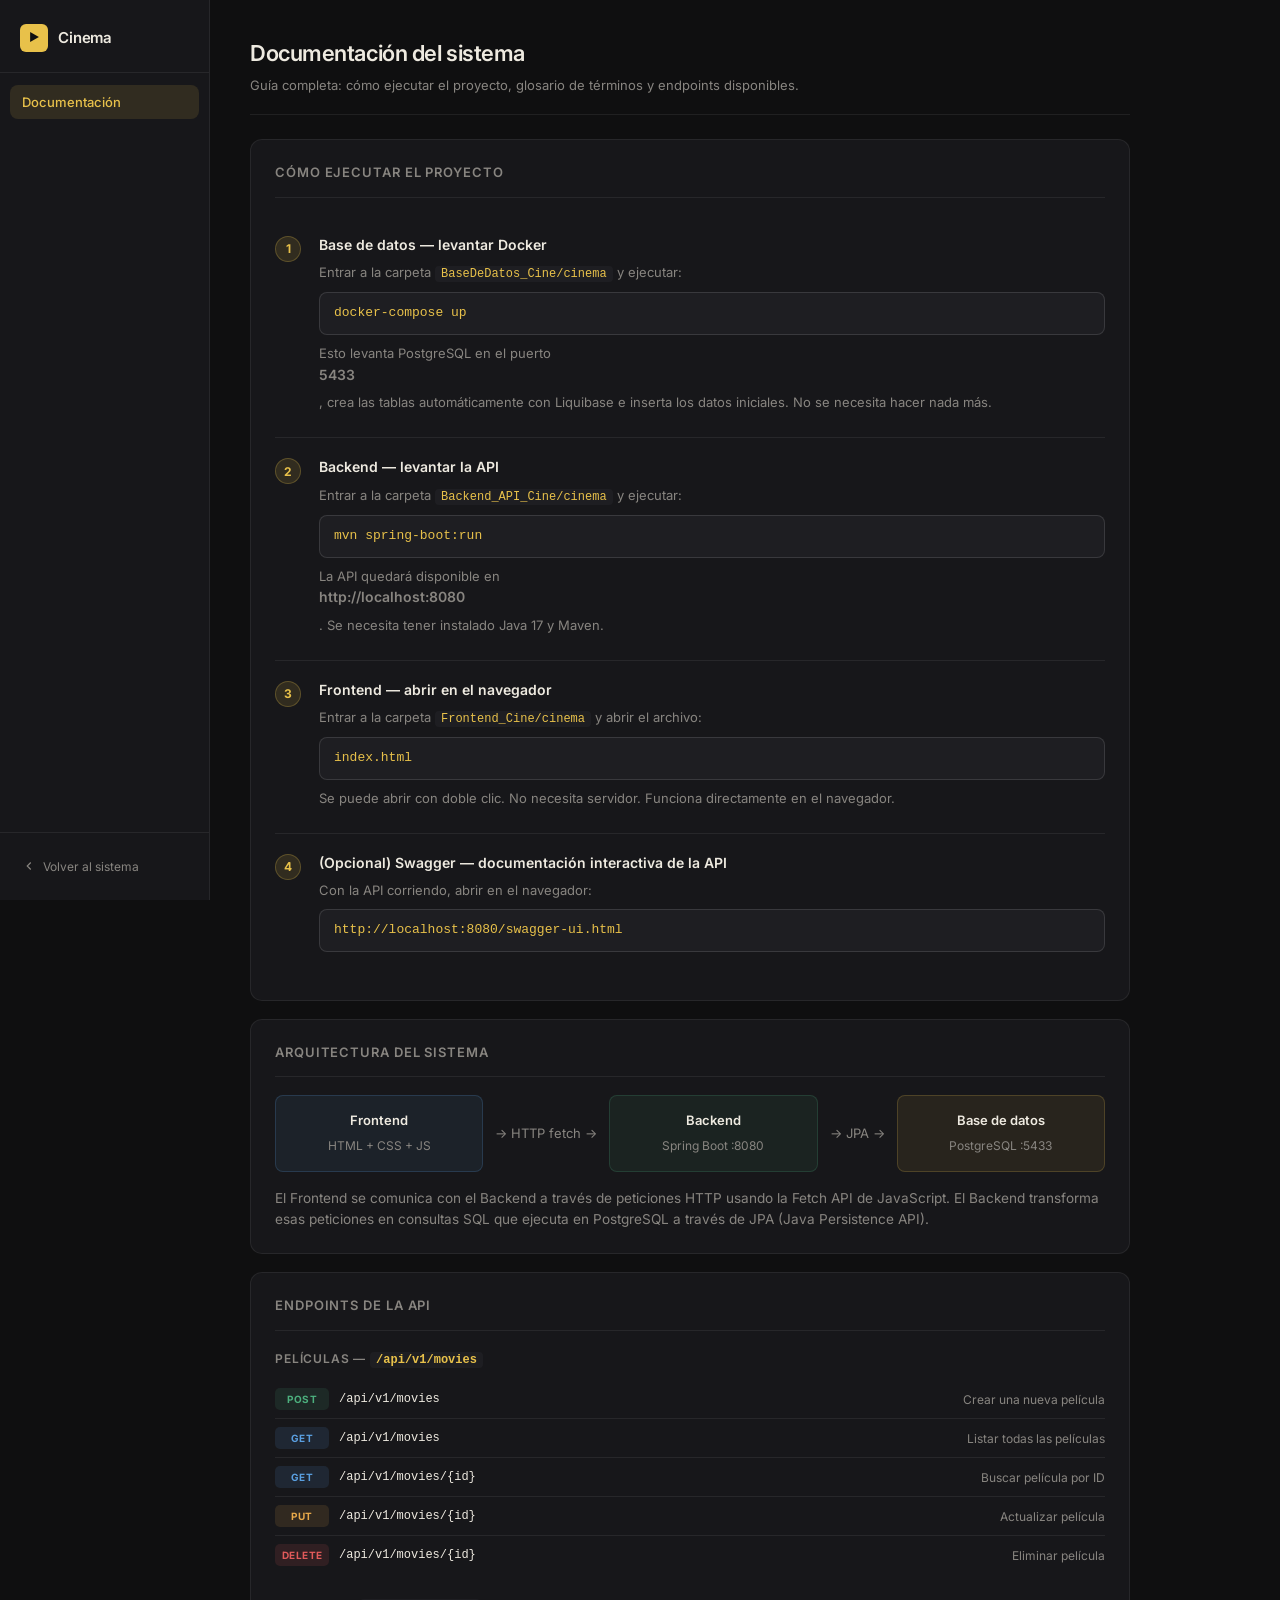
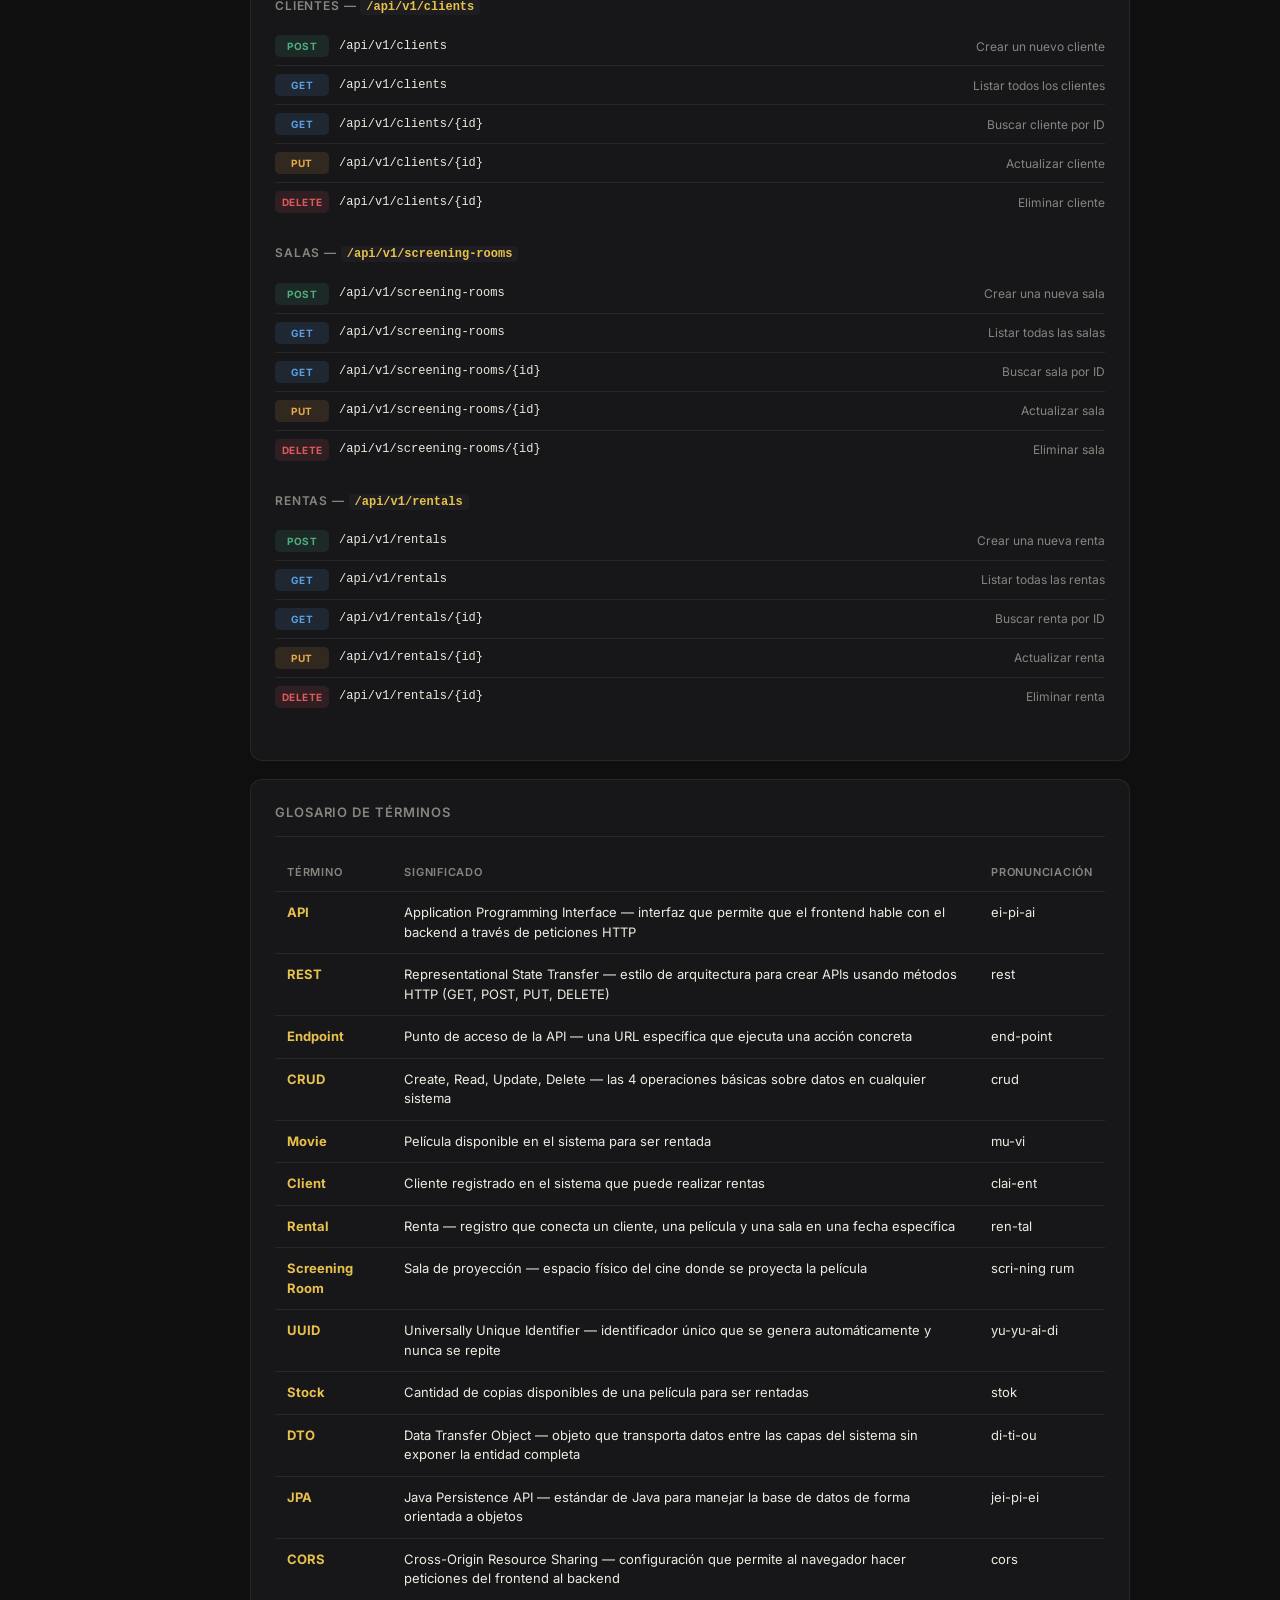
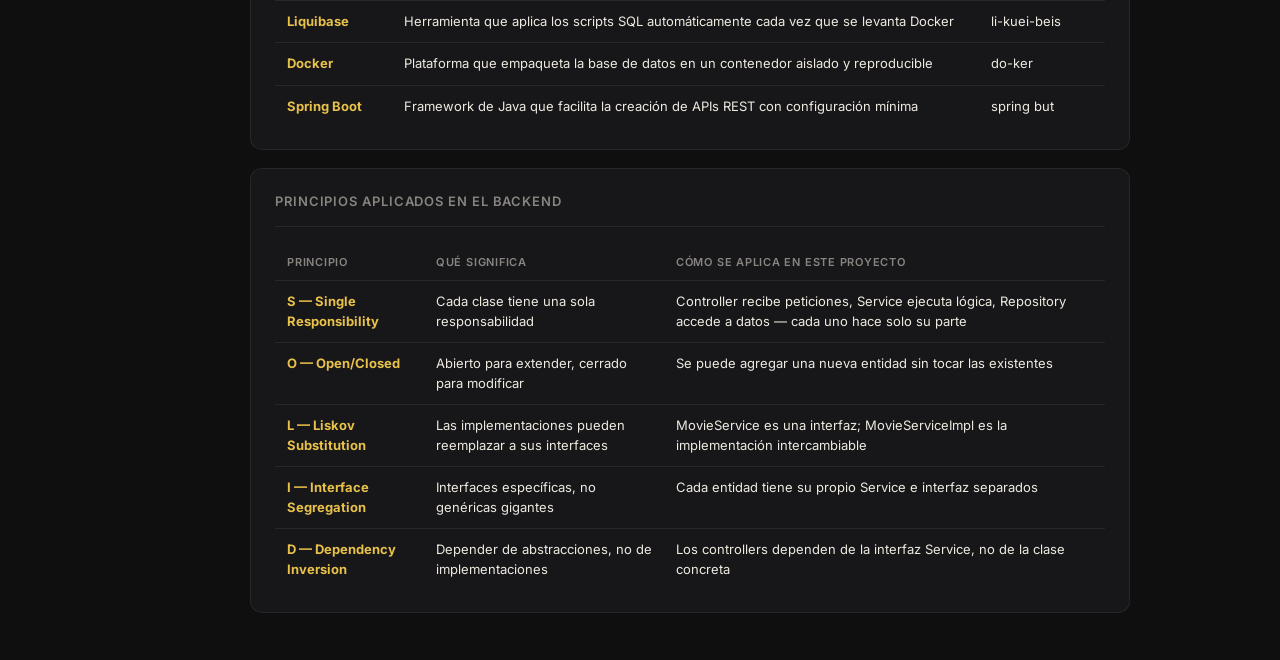
<file: cinema/docs.html>
<!DOCTYPE html>
<html lang="es">
<head>
  <meta charset="UTF-8" />
  <meta name="viewport" content="width=device-width, initial-scale=1.0" />
  <title>Cinema App — Documentación</title>
  <link rel="preconnect" href="https://fonts.googleapis.com" />
  <link rel="stylesheet" href="https://fonts.googleapis.com/css2?family=Inter:wght@400;500;600&display=swap" />
  <link rel="stylesheet" href="css/styles.css" />
</head>
<body>

  <div class="shell">
    <aside class="sidebar">
      <div class="brand">
        <span class="brand-icon">▶</span>
        <span class="brand-name">Cinema</span>
      </div>
      <nav>
        <button class="nav-btn active">Documentación</button>
      </nav>
      <div class="sidebar-footer">
        <a href="index.html" class="docs-link">
          <svg width="14" height="14" viewBox="0 0 24 24" fill="none" stroke="currentColor" stroke-width="2"><polyline points="15 18 9 12 15 6"/></svg>
          Volver al sistema
        </a>
      </div>
    </aside>

    <main class="content">
      <div class="page-header">
        <h1>Documentación del sistema</h1>
        <p>Guía completa: cómo ejecutar el proyecto, glosario de términos y endpoints disponibles.</p>
      </div>

      <!-- CÓMO EJECUTAR -->
      <div class="card">
        <div class="card-head"><h2>Cómo ejecutar el proyecto</h2></div>

        <div class="steps">
          <div class="step">
            <div class="step-n">1</div>
            <div class="step-body">
              <strong>Base de datos — levantar Docker</strong>
              <p>Entrar a la carpeta <code>BaseDeDatos_Cine/cinema</code> y ejecutar:</p>
              <pre>docker-compose up</pre>
              <p>Esto levanta PostgreSQL en el puerto <strong>5433</strong>, crea las tablas automáticamente con Liquibase e inserta los datos iniciales. No se necesita hacer nada más.</p>
            </div>
          </div>
          <div class="step">
            <div class="step-n">2</div>
            <div class="step-body">
              <strong>Backend — levantar la API</strong>
              <p>Entrar a la carpeta <code>Backend_API_Cine/cinema</code> y ejecutar:</p>
              <pre>mvn spring-boot:run</pre>
              <p>La API quedará disponible en <strong>http://localhost:8080</strong>. Se necesita tener instalado Java 17 y Maven.</p>
            </div>
          </div>
          <div class="step">
            <div class="step-n">3</div>
            <div class="step-body">
              <strong>Frontend — abrir en el navegador</strong>
              <p>Entrar a la carpeta <code>Frontend_Cine/cinema</code> y abrir el archivo:</p>
              <pre>index.html</pre>
              <p>Se puede abrir con doble clic. No necesita servidor. Funciona directamente en el navegador.</p>
            </div>
          </div>
          <div class="step">
            <div class="step-n">4</div>
            <div class="step-body">
              <strong>(Opcional) Swagger — documentación interactiva de la API</strong>
              <p>Con la API corriendo, abrir en el navegador:</p>
              <pre>http://localhost:8080/swagger-ui.html</pre>
            </div>
          </div>
        </div>
      </div>

      <!-- ARQUITECTURA -->
      <div class="card">
        <div class="card-head"><h2>Arquitectura del sistema</h2></div>
        <div class="arch">
          <div class="arch-box fe"><strong>Frontend</strong><span>HTML + CSS + JS</span></div>
          <div class="arch-arrow">→ HTTP fetch →</div>
          <div class="arch-box be"><strong>Backend</strong><span>Spring Boot :8080</span></div>
          <div class="arch-arrow">→ JPA →</div>
          <div class="arch-box db"><strong>Base de datos</strong><span>PostgreSQL :5433</span></div>
        </div>
        <p style="margin-top:16px;font-size:0.85rem;color:var(--muted)">
          El Frontend se comunica con el Backend a través de peticiones HTTP usando la Fetch API de JavaScript.
          El Backend transforma esas peticiones en consultas SQL que ejecuta en PostgreSQL a través de JPA (Java Persistence API).
        </p>
      </div>

      <!-- ENDPOINTS -->
      <div class="card">
        <div class="card-head"><h2>Endpoints de la API</h2></div>

        <div class="ep-group">
          <h3>Películas — <code>/api/v1/movies</code></h3>
          <div class="ep-row"><span class="method post">POST</span><code>/api/v1/movies</code><span>Crear una nueva película</span></div>
          <div class="ep-row"><span class="method get">GET</span><code>/api/v1/movies</code><span>Listar todas las películas</span></div>
          <div class="ep-row"><span class="method get">GET</span><code>/api/v1/movies/{id}</code><span>Buscar película por ID</span></div>
          <div class="ep-row"><span class="method put">PUT</span><code>/api/v1/movies/{id}</code><span>Actualizar película</span></div>
          <div class="ep-row"><span class="method del">DELETE</span><code>/api/v1/movies/{id}</code><span>Eliminar película</span></div>
        </div>

        <div class="ep-group">
          <h3>Clientes — <code>/api/v1/clients</code></h3>
          <div class="ep-row"><span class="method post">POST</span><code>/api/v1/clients</code><span>Crear un nuevo cliente</span></div>
          <div class="ep-row"><span class="method get">GET</span><code>/api/v1/clients</code><span>Listar todos los clientes</span></div>
          <div class="ep-row"><span class="method get">GET</span><code>/api/v1/clients/{id}</code><span>Buscar cliente por ID</span></div>
          <div class="ep-row"><span class="method put">PUT</span><code>/api/v1/clients/{id}</code><span>Actualizar cliente</span></div>
          <div class="ep-row"><span class="method del">DELETE</span><code>/api/v1/clients/{id}</code><span>Eliminar cliente</span></div>
        </div>

        <div class="ep-group">
          <h3>Salas — <code>/api/v1/screening-rooms</code></h3>
          <div class="ep-row"><span class="method post">POST</span><code>/api/v1/screening-rooms</code><span>Crear una nueva sala</span></div>
          <div class="ep-row"><span class="method get">GET</span><code>/api/v1/screening-rooms</code><span>Listar todas las salas</span></div>
          <div class="ep-row"><span class="method get">GET</span><code>/api/v1/screening-rooms/{id}</code><span>Buscar sala por ID</span></div>
          <div class="ep-row"><span class="method put">PUT</span><code>/api/v1/screening-rooms/{id}</code><span>Actualizar sala</span></div>
          <div class="ep-row"><span class="method del">DELETE</span><code>/api/v1/screening-rooms/{id}</code><span>Eliminar sala</span></div>
        </div>

        <div class="ep-group">
          <h3>Rentas — <code>/api/v1/rentals</code></h3>
          <div class="ep-row"><span class="method post">POST</span><code>/api/v1/rentals</code><span>Crear una nueva renta</span></div>
          <div class="ep-row"><span class="method get">GET</span><code>/api/v1/rentals</code><span>Listar todas las rentas</span></div>
          <div class="ep-row"><span class="method get">GET</span><code>/api/v1/rentals/{id}</code><span>Buscar renta por ID</span></div>
          <div class="ep-row"><span class="method put">PUT</span><code>/api/v1/rentals/{id}</code><span>Actualizar renta</span></div>
          <div class="ep-row"><span class="method del">DELETE</span><code>/api/v1/rentals/{id}</code><span>Eliminar renta</span></div>
        </div>
      </div>

      <!-- GLOSARIO -->
      <div class="card">
        <div class="card-head"><h2>Glosario de términos</h2></div>
        <table class="glossary">
          <thead>
            <tr><th>Término</th><th>Significado</th><th>Pronunciación</th></tr>
          </thead>
          <tbody>
            <tr><td><strong>API</strong></td><td>Application Programming Interface — interfaz que permite que el frontend hable con el backend a través de peticiones HTTP</td><td>ei-pi-ai</td></tr>
            <tr><td><strong>REST</strong></td><td>Representational State Transfer — estilo de arquitectura para crear APIs usando métodos HTTP (GET, POST, PUT, DELETE)</td><td>rest</td></tr>
            <tr><td><strong>Endpoint</strong></td><td>Punto de acceso de la API — una URL específica que ejecuta una acción concreta</td><td>end-point</td></tr>
            <tr><td><strong>CRUD</strong></td><td>Create, Read, Update, Delete — las 4 operaciones básicas sobre datos en cualquier sistema</td><td>crud</td></tr>
            <tr><td><strong>Movie</strong></td><td>Película disponible en el sistema para ser rentada</td><td>mu-vi</td></tr>
            <tr><td><strong>Client</strong></td><td>Cliente registrado en el sistema que puede realizar rentas</td><td>clai-ent</td></tr>
            <tr><td><strong>Rental</strong></td><td>Renta — registro que conecta un cliente, una película y una sala en una fecha específica</td><td>ren-tal</td></tr>
            <tr><td><strong>Screening Room</strong></td><td>Sala de proyección — espacio físico del cine donde se proyecta la película</td><td>scri-ning rum</td></tr>
            <tr><td><strong>UUID</strong></td><td>Universally Unique Identifier — identificador único que se genera automáticamente y nunca se repite</td><td>yu-yu-ai-di</td></tr>
            <tr><td><strong>Stock</strong></td><td>Cantidad de copias disponibles de una película para ser rentadas</td><td>stok</td></tr>
            <tr><td><strong>DTO</strong></td><td>Data Transfer Object — objeto que transporta datos entre las capas del sistema sin exponer la entidad completa</td><td>di-ti-ou</td></tr>
            <tr><td><strong>JPA</strong></td><td>Java Persistence API — estándar de Java para manejar la base de datos de forma orientada a objetos</td><td>jei-pi-ei</td></tr>
            <tr><td><strong>CORS</strong></td><td>Cross-Origin Resource Sharing — configuración que permite al navegador hacer peticiones del frontend al backend</td><td>cors</td></tr>
            <tr><td><strong>Liquibase</strong></td><td>Herramienta que aplica los scripts SQL automáticamente cada vez que se levanta Docker</td><td>li-kuei-beis</td></tr>
            <tr><td><strong>Docker</strong></td><td>Plataforma que empaqueta la base de datos en un contenedor aislado y reproducible</td><td>do-ker</td></tr>
            <tr><td><strong>Spring Boot</strong></td><td>Framework de Java que facilita la creación de APIs REST con configuración mínima</td><td>spring but</td></tr>
          </tbody>
        </table>
      </div>

      <!-- SOLID -->
      <div class="card">
        <div class="card-head"><h2>Principios aplicados en el backend</h2></div>
        <table class="glossary">
          <thead>
            <tr><th>Principio</th><th>Qué significa</th><th>Cómo se aplica en este proyecto</th></tr>
          </thead>
          <tbody>
            <tr><td><strong>S — Single Responsibility</strong></td><td>Cada clase tiene una sola responsabilidad</td><td>Controller recibe peticiones, Service ejecuta lógica, Repository accede a datos — cada uno hace solo su parte</td></tr>
            <tr><td><strong>O — Open/Closed</strong></td><td>Abierto para extender, cerrado para modificar</td><td>Se puede agregar una nueva entidad sin tocar las existentes</td></tr>
            <tr><td><strong>L — Liskov Substitution</strong></td><td>Las implementaciones pueden reemplazar a sus interfaces</td><td>MovieService es una interfaz; MovieServiceImpl es la implementación intercambiable</td></tr>
            <tr><td><strong>I — Interface Segregation</strong></td><td>Interfaces específicas, no genéricas gigantes</td><td>Cada entidad tiene su propio Service e interfaz separados</td></tr>
            <tr><td><strong>D — Dependency Inversion</strong></td><td>Depender de abstracciones, no de implementaciones</td><td>Los controllers dependen de la interfaz Service, no de la clase concreta</td></tr>
          </tbody>
        </table>
      </div>

    </main>
  </div>

</body>
</html>
</file>
<file: cinema/css/styles.css>
/* ── VARIABLES ── */
:root {
  --bg:       #0f0f10;
  --surface:  #17171a;
  --surface2: #1e1e22;
  --border:   rgba(255,255,255,0.07);
  --border2:  rgba(255,255,255,0.12);
  --accent:   #e8c14a;
  --text:     #eeeae0;
  --muted:    #888580;
  --ok:       #4caf7d;
  --err:      #e05a5a;
  --warn:     #e8a94a;
  --info:     #5a9fe0;
  --r:        8px;
  --r2:       12px;
  --font:     'Inter', system-ui, sans-serif;
}

*, *::before, *::after { margin:0; padding:0; box-sizing:border-box; }

body {
  font-family: var(--font);
  background: var(--bg);
  color: var(--text);
  font-size: 14px;
  line-height: 1.6;
}

/* ── LAYOUT ── */
.shell { display:flex; min-height:100vh; }

/* ── SIDEBAR ── */
.sidebar {
  width: 210px;
  min-width: 210px;
  background: var(--surface);
  border-right: 1px solid var(--border);
  display: flex;
  flex-direction: column;
  position: sticky;
  top: 0;
  height: 100vh;
}

.brand {
  display: flex;
  align-items: center;
  gap: 10px;
  padding: 24px 20px 20px;
  border-bottom: 1px solid var(--border);
}

.brand-icon {
  width: 28px; height: 28px;
  background: var(--accent);
  color: #0f0f10;
  font-size: 11px;
  border-radius: 6px;
  display: flex; align-items: center; justify-content: center;
  font-weight: 700;
  flex-shrink: 0;
}

.brand-name {
  font-size: 15px;
  font-weight: 600;
  color: var(--text);
  letter-spacing: -0.01em;
}

.sidebar nav {
  padding: 12px 10px;
  flex: 1;
}

.nav-btn {
  display: flex;
  align-items: center;
  gap: 9px;
  width: 100%;
  padding: 9px 12px;
  border: none;
  background: transparent;
  color: var(--muted);
  font-family: var(--font);
  font-size: 13px;
  font-weight: 500;
  border-radius: var(--r);
  cursor: pointer;
  text-align: left;
  transition: background 0.15s, color 0.15s;
  margin-bottom: 1px;
}

.nav-btn:hover  { background: var(--surface2); color: var(--text); }
.nav-btn.active { background: rgba(232,193,74,0.12); color: var(--accent); }
.nav-btn svg    { flex-shrink: 0; opacity: 0.75; }
.nav-btn.active svg { opacity: 1; }

.sidebar-footer {
  padding: 16px 10px;
  border-top: 1px solid var(--border);
}

.docs-link {
  display: flex;
  align-items: center;
  gap: 7px;
  padding: 8px 12px;
  border-radius: var(--r);
  color: var(--muted);
  font-size: 12px;
  text-decoration: none;
  transition: background 0.15s, color 0.15s;
}

.docs-link:hover { background: var(--surface2); color: var(--text); }

/* ── CONTENIDO ── */
.content {
  flex: 1;
  padding: 36px 40px;
  max-width: 960px;
  overflow-y: auto;
}

/* ── TABS ── */
.tab { display: none; }
.tab.active { display: block; }

/* ── HEADER DE PÁGINA ── */
.page-header {
  margin-bottom: 24px;
  padding-bottom: 18px;
  border-bottom: 1px solid var(--border);
}

.page-header h1 {
  font-size: 22px;
  font-weight: 600;
  letter-spacing: -0.02em;
  color: var(--text);
}

.page-header p {
  font-size: 13px;
  color: var(--muted);
  margin-top: 4px;
}

/* ── CARDS ── */
.card {
  background: var(--surface);
  border: 1px solid var(--border);
  border-radius: var(--r2);
  padding: 22px 24px;
  margin-bottom: 18px;
}

.card-head {
  display: flex;
  justify-content: space-between;
  align-items: center;
  margin-bottom: 18px;
  padding-bottom: 14px;
  border-bottom: 1px solid var(--border);
}

.card-head h2 {
  font-size: 13px;
  font-weight: 600;
  color: var(--muted);
  text-transform: uppercase;
  letter-spacing: 0.07em;
}

/* ── FORMULARIOS ── */
.fields-full { margin-bottom: 14px; }

.fields-2 {
  display: grid;
  grid-template-columns: 1fr 1fr;
  gap: 14px;
  margin-bottom: 14px;
}

.fields-3 {
  display: grid;
  grid-template-columns: 1fr 1fr 1fr;
  gap: 14px;
  margin-bottom: 14px;
}

.field {
  display: flex;
  flex-direction: column;
  gap: 5px;
}

label {
  font-size: 11px;
  font-weight: 600;
  color: var(--muted);
  text-transform: uppercase;
  letter-spacing: 0.07em;
}

input, select {
  background: var(--surface2);
  border: 1px solid var(--border2);
  border-radius: var(--r);
  color: var(--text);
  font-family: var(--font);
  font-size: 13px;
  padding: 9px 12px;
  width: 100%;
  outline: none;
  transition: border-color 0.15s;
  -webkit-appearance: none;
}

input:focus, select:focus { border-color: var(--accent); }
input::placeholder { color: #555; }
select option { background: var(--surface2); }

.form-actions {
  display: flex;
  gap: 10px;
  margin-top: 18px;
  padding-top: 16px;
  border-top: 1px solid var(--border);
}

/* ── BOTONES ── */
.btn {
  border: none;
  border-radius: var(--r);
  cursor: pointer;
  font-family: var(--font);
  font-size: 13px;
  font-weight: 600;
  padding: 9px 18px;
  transition: opacity 0.15s, transform 0.1s;
}

.btn:active { transform: scale(0.98); }

.btn-primary { background: var(--accent); color: #0f0f10; }
.btn-primary:hover { opacity: 0.85; }

.btn-ghost {
  background: transparent;
  border: 1px solid var(--border2);
  color: var(--muted);
}
.btn-ghost:hover { color: var(--text); border-color: rgba(255,255,255,0.22); }

.btn-sm { font-size: 12px; padding: 6px 12px; }

/* Botones inline de tabla */
.btn-edit {
  background: rgba(232,169,74,0.12);
  border: 1px solid rgba(232,169,74,0.22);
  color: var(--warn);
  font-family: var(--font);
  font-size: 11px;
  font-weight: 600;
  padding: 4px 10px;
  border-radius: 6px;
  cursor: pointer;
  transition: background 0.15s;
}

.btn-delete {
  background: rgba(224,90,90,0.1);
  border: 1px solid rgba(224,90,90,0.2);
  color: var(--err);
  font-family: var(--font);
  font-size: 11px;
  font-weight: 600;
  padding: 4px 10px;
  border-radius: 6px;
  cursor: pointer;
  transition: background 0.15s;
}

.btn-edit:hover   { background: rgba(232,169,74,0.22); }
.btn-delete:hover { background: rgba(224,90,90,0.2); }

/* ── TABLA ── */
.table-wrap { overflow-x: auto; }

table { width: 100%; border-collapse: collapse; font-size: 13px; }

thead th {
  text-align: left;
  padding: 9px 12px;
  font-size: 11px;
  font-weight: 600;
  text-transform: uppercase;
  letter-spacing: 0.07em;
  color: var(--muted);
  border-bottom: 1px solid var(--border);
  white-space: nowrap;
}

tbody td {
  padding: 12px 12px;
  border-bottom: 1px solid var(--border);
  vertical-align: middle;
}

tbody tr:last-child td { border-bottom: none; }
tbody tr:hover td { background: var(--surface2); }

.actions-cell { display: flex; gap: 6px; }

/* ── BADGES DE ESTADO ── */
.status-badge {
  display: inline-block;
  border-radius: 20px;
  font-size: 11px;
  font-weight: 600;
  padding: 3px 9px;
  text-transform: uppercase;
  letter-spacing: 0.04em;
}

.status-active   { background: rgba(76,175,125,0.12); color: var(--ok); }
.status-returned { background: rgba(90,159,224,0.12); color: var(--info); }
.status-overdue  { background: rgba(224,90,90,0.12);  color: var(--err); }

/* ── MENSAJES FEEDBACK ── */
.msg {
  display: flex;
  align-items: center;
  gap: 8px;
  border-radius: var(--r);
  font-size: 13px;
  margin-top: 14px;
  padding: 10px 14px;
  border-left: 3px solid;
}

.msg.hidden  { display: none; }
.msg.success { background: rgba(76,175,125,0.08); border-color: var(--ok);  color: var(--ok); }
.msg.error   { background: rgba(224,90,90,0.08);  border-color: var(--err); color: var(--err); }

/* ── DOCS: STEPS ── */
.steps { display: flex; flex-direction: column; gap: 0; }

.step {
  display: flex;
  gap: 18px;
  padding: 18px 0;
  border-bottom: 1px solid var(--border);
}

.step:last-child { border-bottom: none; }

.step-n {
  width: 26px; height: 26px;
  border-radius: 50%;
  background: rgba(232,193,74,0.12);
  border: 1px solid rgba(232,193,74,0.25);
  color: var(--accent);
  font-size: 12px;
  font-weight: 700;
  display: flex; align-items: center; justify-content: center;
  flex-shrink: 0;
  margin-top: 2px;
}

.step-body { flex: 1; }
.step-body strong { display: block; font-size: 14px; font-weight: 600; margin-bottom: 6px; }
.step-body p  { font-size: 13px; color: var(--muted); margin-bottom: 6px; }
.step-body pre {
  background: var(--surface2);
  border: 1px solid var(--border2);
  border-radius: var(--r);
  padding: 10px 14px;
  font-size: 13px;
  color: var(--accent);
  font-family: monospace;
  margin: 8px 0;
}

.step-body code {
  background: var(--surface2);
  border-radius: 4px;
  padding: 1px 6px;
  font-size: 12px;
  color: var(--accent);
  font-family: monospace;
}

/* ── DOCS: ARQUITECTURA ── */
.arch {
  display: flex;
  align-items: center;
  gap: 0;
  margin: 4px 0;
}

.arch-box {
  flex: 1;
  padding: 14px 16px;
  border-radius: var(--r);
  text-align: center;
}

.arch-box strong { display: block; font-size: 13px; font-weight: 600; margin-bottom: 3px; }
.arch-box span   { font-size: 12px; color: var(--muted); }

.arch-box.fe { background: rgba(90,159,224,0.08); border: 1px solid rgba(90,159,224,0.2); }
.arch-box.be { background: rgba(76,175,125,0.08); border: 1px solid rgba(76,175,125,0.2); }
.arch-box.db { background: rgba(232,193,74,0.08); border: 1px solid rgba(232,193,74,0.2); }

.arch-arrow { padding: 0 12px; color: var(--muted); font-size: 13px; white-space: nowrap; }

/* ── DOCS: ENDPOINTS ── */
.ep-group { margin-bottom: 22px; }

.ep-group h3 {
  font-size: 12px;
  font-weight: 600;
  color: var(--muted);
  text-transform: uppercase;
  letter-spacing: 0.07em;
  margin-bottom: 10px;
}

.ep-group h3 code {
  background: var(--surface2);
  border-radius: 4px;
  padding: 1px 6px;
  font-size: 12px;
  color: var(--accent);
  font-family: monospace;
  text-transform: none;
  letter-spacing: 0;
}

.ep-row {
  display: flex;
  align-items: center;
  gap: 10px;
  padding: 8px 0;
  border-bottom: 1px solid var(--border);
  font-size: 13px;
}

.ep-row:last-child { border-bottom: none; }

.ep-row code {
  font-family: monospace;
  font-size: 12px;
  color: var(--text);
  flex: 1;
}

.ep-row span:last-child { color: var(--muted); font-size: 12px; }

.method {
  border-radius: 5px;
  font-size: 10px;
  font-weight: 700;
  min-width: 54px;
  padding: 3px 6px;
  text-align: center;
  text-transform: uppercase;
  letter-spacing: 0.05em;
}

.method.get  { background: rgba(90,159,224,0.12); color: var(--info); }
.method.post { background: rgba(76,175,125,0.12); color: var(--ok); }
.method.put  { background: rgba(232,169,74,0.12); color: var(--warn); }
.method.del  { background: rgba(224,90,90,0.12);  color: var(--err); }

/* ── DOCS: GLOSARIO ── */
.glossary { width: 100%; border-collapse: collapse; font-size: 13px; }

.glossary th {
  text-align: left;
  padding: 9px 12px;
  font-size: 11px;
  font-weight: 600;
  text-transform: uppercase;
  letter-spacing: 0.07em;
  color: var(--muted);
  border-bottom: 1px solid var(--border);
}

.glossary td {
  padding: 11px 12px;
  border-bottom: 1px solid var(--border);
  vertical-align: top;
  line-height: 1.5;
}

.glossary tr:last-child td { border-bottom: none; }
.glossary tr:hover td { background: var(--surface2); }
.glossary td strong { color: var(--accent); font-size: 13px; }

/* ── RESPONSIVE ── */
@media (max-width: 768px) {
  .shell { flex-direction: column; }
  .sidebar { width: 100%; height: auto; position: static; }
  .sidebar nav { display: flex; flex-wrap: wrap; gap: 4px; }
  .nav-btn { width: auto; }
  .content { padding: 20px 16px; }
  .fields-2, .fields-3 { grid-template-columns: 1fr; }
  .arch { flex-direction: column; }
  .arch-arrow { transform: rotate(90deg); }
}
</file>
